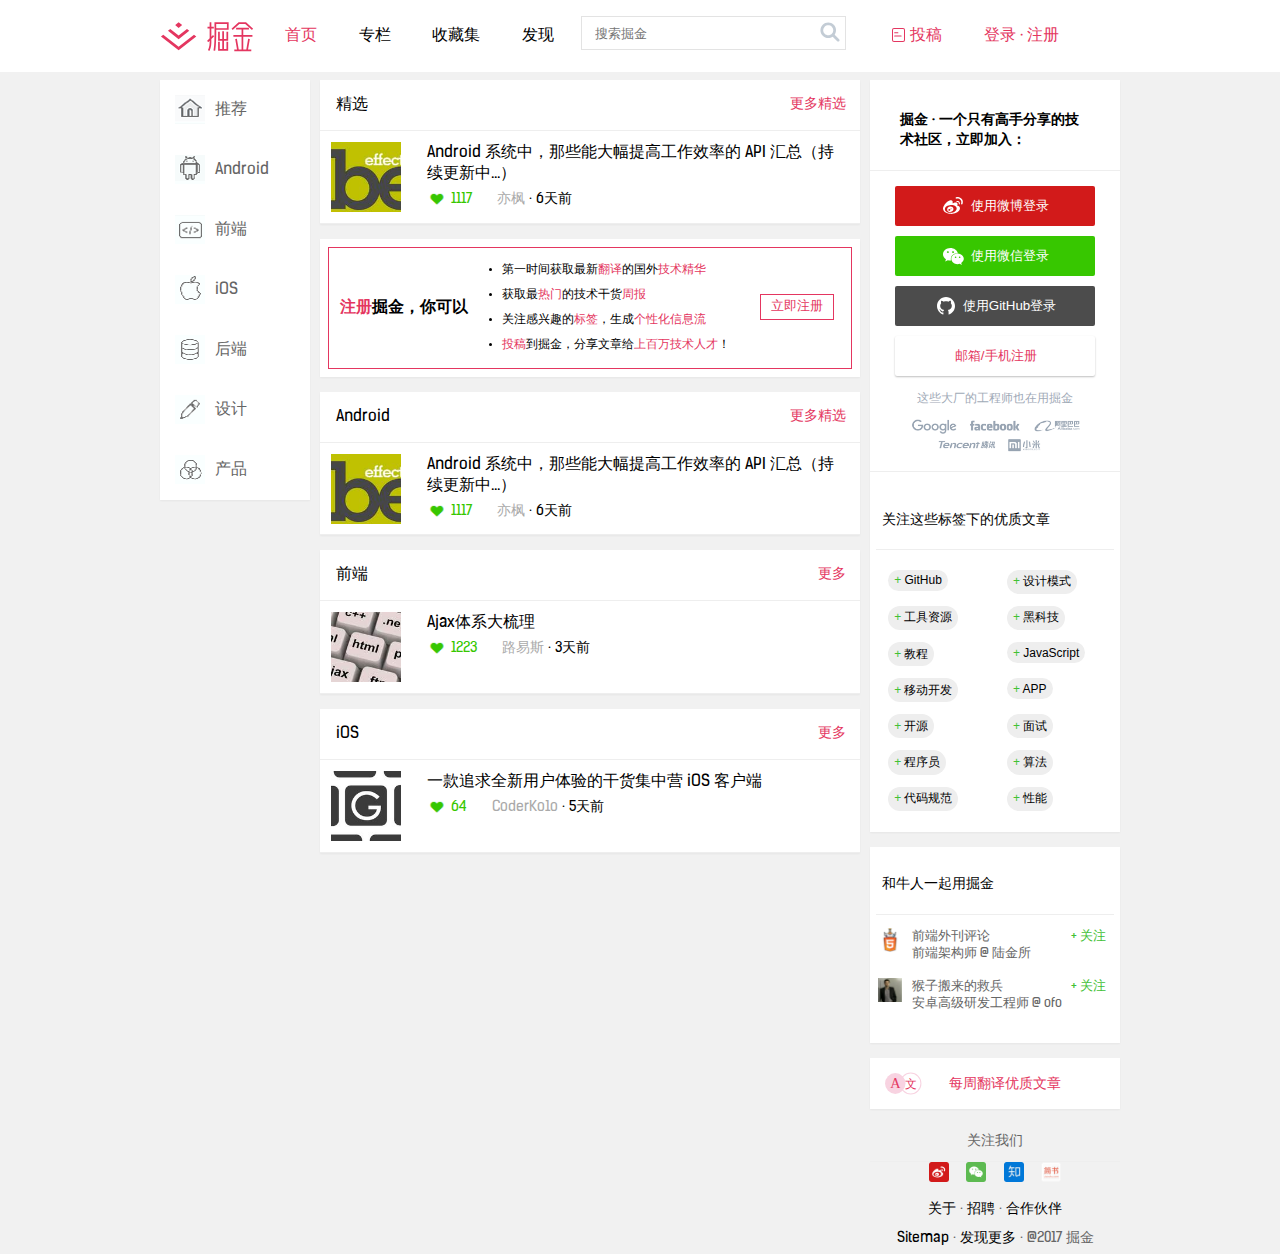
<file: coolbox/Common/projects/JueJin/index.html>
<!DOCTYPE html>
<html>
<head>
	<!-- 字符集 -->
    <meta charset="UTF-8" />
	
    <!-- 页面尺寸适应移动端 -->   
    <meta name="viewport" content="width=device-width, initial-scale=1.0" />

	<!-- 提醒IE使用最新的引擎渲染，chrome浏览器激活框架(frame)的使用 -->
    <meta http-equiv="X-UA-Compatible" content="IE=edge,chrome=1" />

    <!-- 页面描述及关键词，便于搜索 -->    
    <meta name="keywords" content="稀土掘金,掘金,移动开发,Android开发,iOS开发,前端开发,后端开发,产品设计,资源下载,React.js,vue.js,node.js,编程,程序员,开发者,设计师,产品经理,Hacker News,ECMAScript,开源,Github">
    <meta name="description" content="掘金是中国质量最高的技术分享社区，邀请稀土用户作为 Co-Editor 来分享优质的技术干货，从前端到后端开发，从设计到产品，让每一个掘金用户都能挖掘到有价值的干货。"> 
    
    <title>掘金_复制版</title>
	
	<!-- 标题栏图标，图标必须是ico格式，在移动端不会显示图标 -->
    <link rel="icon" href="./images/juejin.ico" type="image/x-ico" />
    <link rel="stylesheet" href="./css/style.css" type="text/css" />
</head>
<body>

    <header>
        <div class="container">
            <img class="logo" src="./images/logo.svg" alt="logo" />
            <ul class="header-options">
                <div class="nav-base">
					<li class="active"><a href="#home">首页</a><img src="./images/down-icon.png" /></li>
					<li><a href="#column">专栏</a></li>
					<li><a href="#collection">收藏集</a></li>
					<li><a href="#discovery">发现</a></li>
				</div>
				
				<li class="header-search">
					<form class="search-form">
						<input class="search-content" type="text" placeholder="搜索掘金" />
						<img class="search-icon" src="./images/juejin-search-icon.svg" alt="搜索" />
					</form>
				</li>
                
				<li><a class="add-color" href="#contribute"><img class="nav-icon" src="./images/submit-icon.svg" />投稿</a></li>
                
				<li class="logIn-register"><a class="add-color" href="#login&register">登录 · 注册</a></li>
			</ul>
        </div>
    </header>
	
	<main class="container">
		<ul class="aside-nav">
			<!-- 调整背景图片显示位置 -->
			<li><div class="nav-images" style="background-position: 0 0"></div>推荐</li>
			<li><div class="nav-images" style="background-position: 0 -29px"></div>Android</li>
			<li><div class="nav-images" style="background-position: 0 -54px"></div>前端</li>
			<li><div class="nav-images" style="background-position: 0 -82px"></div>iOS</li>
			<li><div class="nav-images" style="background-position: 0 -110px"></div>后端</li>
			<li><div class="nav-images" style="background-position: 0 -137px"></div>设计</li>
			<li><div class="nav-images" style="background-position: 0 -164px"></div>产品</li>
		</ul>
		
		<ul class="main">
			
			<li class="content-part">
				<div class="content-header">
					<span class="content-header-title">精选</span>
					<a class="content-header-more add-color" href="#more">更多精选</a>
				</div>
				<ul class="content-list">
					<li>
						<img class="content-list-img" src="./images/5cd866de920140f8f807.jpg">
						<a href="?id=5cd866de920140f8f807">Android 系统中，那些能大幅提高工作效率的 API 汇总（持续更新中...）</a>
						<div class="content-list-tag">
							<img src="./images/heart.png" />
							<span class="num">1117</span>
							<span class="author">亦枫</span> · 
							<span class="time">6天前</span>
						</div>
					</li>
				</ul>
			</li>
			
			<li class="content-part ad">
				<div class="ad-box">
					<span class="ad-title"><span class="add-color">注册</span>掘金，你可以</span>
					<ul class="ad-content">
						<li>第一时间获取最新<span class="add-color">翻译</span>的国外<span class="add-color">技术精华</span></li>
						<li>获取最<span class="add-color">热门</span>的技术干货<span class="add-color">周报</span></li>
						<li>关注感兴趣的<span class="add-color">标签</span>，生成<span class="add-color">个性化信息流</span></li>
						<li><span class="add-color">投稿</span>到掘金，分享文章给<span class="add-color">上百万技术人才</span>！</li>
					</ul>
					<button class="register-btn">立即注册</button>
				</div>
			</li>

			<li class="content-part">
				<div class="content-header">
					<span class="content-header-title">Android</span>
					<a class="content-header-more add-color" href="#more">更多精选</a>
				</div>
				<ul class="content-list">
					<li>
						<img class="content-list-img" src="./images/5cd866de920140f8f807.jpg">
						<a href="?id=5cd866de920140f8f807">Android 系统中，那些能大幅提高工作效率的 API 汇总（持续更新中...）</a>
						<div class="content-list-tag">
							<img src="./images/heart.png" />
							<span class="num">1117</span>
							<span class="author">亦枫</span> · 
							<span class="time">6天前</span>
						</div>
					</li>
				</ul>
			</li>

			<li class="content-part">
				<div class="content-header">
					<span class="content-header-title">前端</span>
					<a class="content-header-more add-color" href="#more">更多</a>
				</div>
				<ul class="content-list">
					<li>
						<img class="content-list-img" src="./images/892d33e07a34f7d7cf93.jpg">
						<a href="?id=892d33e07a34f7d7cf93">Ajax体系大梳理</a>
						<div class="content-list-tag">
							<img src="./images/heart.png" />
							<span class="num">1223</span>
							<span class="author">路易斯</span> · 
							<span class="time">3天前</span>
						</div>
					</li>
				</ul>
			</li>

			<li class="content-part">
				<div class="content-header">
					<span class="content-header-title">iOS</span>
					<a class="content-header-more add-color" href="#more">更多</a>
				</div>
				<ul class="content-list">
					<li>
						<img class="content-list-img" src="./images/7468807034420e93f869.jpg">
						<a href="?id=7468807034420e93f869">一款追求全新用户体验的干货集中营 iOS 客户端</a>
						<div class="content-list-tag">
							<img src="./images/heart.png" />
							<span class="num">64</span>
							<span class="author">CoderKo1o</span> · 
							<span class="time">5天前</span>
						</div>
					</li>
				</ul>
			</li>

		</ul>
		
		<ul class="aside-other">
			<li class="content-part">
				<div class="aside-other-title">掘金 · 一个只有高手分享的技术社区，立即加入：</div>
				
				<form class="logIn-list">
					<button style="background-color: #D21A1A;">
						<img src="./images/weibo.svg" />
						<span>使用微博登录</span>
					</button>
					<button style="background-color: #37C700;">
						<img src="./images/wechat.svg" />
						<span>使用微信登录</span>
					</button>
					<button style="background-color: #4C4C4C;">
						<img src="./images/github.svg" />
						<span>使用GitHub登录</span>
					</button>
					<button style="color: #e43660; background-color: white; box-shadow: 0 1px 2px 0 rgba(0,0,0,0.25);">
						<span>邮箱/手机注册</span>
					</button>
					<figure>
						<span>这些大厂的工程师也在用掘金</span><br/>
						<img src="./images/user-company.png" />
					</figure>
				</form>
				
				<ul class="articles-list">
					<div class="list-title">关注这些标签下的优质文章</div>
					<li>
						<button class="tag-btn">
							<span><span class="expend"> + </span>GitHub</span>
						</button>
					</li>
					<li>
						<button class="tag-btn">
							<span><span class="expend"> + </span>设计模式</span>
						</button>
					</li>
					<li>
						<button class="tag-btn">
							<span><span class="expend"> + </span>工具资源</span>
						</button>
					</li>
					<li>
						<button class="tag-btn">
							<span><span class="expend"> + </span>黑科技</span>
						</button>
					</li>
					<li>
						<button class="tag-btn">
							<span><span class="expend"> + </span>教程</span>
						</button>
					</li>
					<li>
						<button class="tag-btn">
							<span><span class="expend"> + </span>JavaScript</span>
						</button>
					</li>
					<li>
						<button class="tag-btn">
							<span><span class="expend"> + </span>移动开发</span>
						</button>
					</li>
					<li>
						<button class="tag-btn">
							<span><span class="expend"> + </span>APP</span>
						</button>
					</li>
					<li>
						<button class="tag-btn">
							<span><span class="expend"> + </span>开源</span>
						</button>
					</li>
					<li>
						<button class="tag-btn">
							<span><span class="expend"> + </span>面试</span>
						</button>
					</li>
					<li>
						<button class="tag-btn">
							<span><span class="expend"> + </span>程序员</span>
						</button>
					</li>
					<li>
						<button class="tag-btn">
							<span><span class="expend"> + </span>算法</span>
						</button>
					</li>
					<li>
						<button class="tag-btn">
							<span><span class="expend"> + </span>代码规范</span>
						</button>
					</li>
					<li>
						<button class="tag-btn">
							<span><span class="expend"> + </span>性能</span>
						</button>
					</li>
				</ul>
			</li>
			
			<li class="content-part">
				<ul class="user-list">
					<div class="list-title">和牛人一起用掘金</div>
					<li>
						<img src="./images/95d0aa9a8028f4407eed.png" />
						<div class="user-info">
							<p>前端外刊评论</p>
							<p>前端架构师 @ 陆金所</p>
						</div>
						<span class="expend"> + 关注</span>
					</li>
					<li>
						<img src="./images/61de332e1a3fc6308f4f.jpg" />
						<div class="user-info">
							<p>猴子搬来的救兵</p>
							<p>安卓高级研发工程师 @ ofo</p>
						</div>
						<span class="expend"> + 关注</span>
					</li>
				</ul>
			</li>
		
			<li class="content-part">
				<a href="#translate">
					<div class="translate">
						<img src="./images/miner.svg" />
						<span style="margin-left: 1.5em; font-size: 0.85em; color: #e43660;">每周翻译优质文章</span>
					</div>
				</a>
			</li>
		
			<li class="content-part footer">
				<div class="list-title">关注我们</div>
				<ul class="contract-list">
					<li><a href="#weibo"><img src="./images/weibo.png"></a></li>
					<li><a href="#wechat"><img src="./images/wechat.png"></a></li>
					<li><a href="#zhuanlan"><img src="./images/zhuanlan.png"></a></li>
					<li><a href="jianshu"><img src="./images/jianshu.png"></a></li>
				</ul>
				<div class="footer-other">
					<a href="#">关于</a> · <a href="#">招聘</a> · <a href="#">合作伙伴</a><br />
					<a href="#">Sitemap</a> · <a href="#">发现更多</a> · @2017 掘金
				</div>
			</li>
		</ul>
	</main>
	
</body>
</html>
</file>
<file: coolbox/Common/projects/JueJin/css/style.css>
/* 自定义样式表 */
@import url("reset.css"); /* 样式表导入 */

/* 其他 */
body{
	background-color: #f1f1f1;
}
.container{
	max-width: 960px;
	margin: 0 auto; /* 相对父元素水平居中，前提设置宽高度 */
}
.add-color{
	color: #e43660;
}
.nav-icon{
	height: 100%;
	vertical-align: middle; /* 主要针对图片相对父元素垂直对齐 */
}

/* 头部导航 */
header{
	width: 100%;
	height: 4.5em;
	background-color: white;
	position: fixed; /* position设为fixed表示元素相对于可视区域定位 */
	top: 0;
	z-index: 10; /* 优先级设为10(可以是大于0的数值)，使header浮动于最上层 */
}
header .container{
	height: 2.5em;
	padding: 1em 2.5%;
	line-height: 2.5em; /* line-height设置height一样的数值可以使文本垂直对齐 */
}
.logo{
	height: 100%;
	width: 10%;
	float: left;
}
.header-options{
	height: 100%;
	width: 87%;
	float: right;
}
.nav-base li img{
	display: none;
}
.header-options li{
	margin-right: 5%;
	float: left;
}
.header-options li:last-child{
	margin: 0;
}
.header-options li.active a{
	color: #e43660;
}
.header-search{
	width: 35%;
}
.search-form{
	height: 2em;
	width: 90%;
	float: right;
	border: 0.1em solid rgba(200, 200, 200, 0.5); /* rgba在rgb基础上添加透明度的设置 */
	line-height: 2em;
}
.search-content{
	width: 70%;
	height: 100%;
	border: 0;
	display: block; /* 转换为块元素 */
	padding-left: 5%;
	color: rgba(0, 0, 0, 0.75);
	float: left;
}
.search-icon{
	width: 30px;
	height: 30px;
	float: right;
}

main.container{
	height: 100%;
	margin-top: 5em;
	position: relative;
}
.aside-nav,
.content-part{
	box-shadow: 0 1px 2px 0 rgba(0,0,0,.05); /* 阴影 */
}

/* 导航(左侧) */
.aside-nav{
	width: 150px;
	position: fixed;
}
.aside-nav li{
	width: 80%;
	height: 30px;
	line-height: 30px;
	padding: 15px 10%;
	color: #666;
	background-color: white;
	cursor: pointer;
}
.aside-nav li:hover{
	color: #e43660;
}
.nav-images{
	width: 30px;
	height: 29px;
	margin-right: 10px;
	background: url("../images/nav_icons.png") no-repeat #666;
	float: left;
}
.aside-nav li:hover .nav-images{
	background-color: #e43660;
}

/* 中心栏主要内容 */
.main{
	width: 540px;
	margin-left: 160px;
	margin-right: 10px;
	float: left;
}
.content-part{
	width: 100%;
	margin-bottom: 15px;
	background-color: white;
}
.content-header{
	width: 100%;
	height: 50px;
	line-height: 50px;
	border-bottom: 1px solid #eee;
}
.content-header-title{
	font-size: 1em;
	margin-left: 1em;
	float: left;
}
.content-header-more{
	font-size: 0.9em;
	margin-right: 1em;
	float: right;
}
.content-list{
	width: 100%;
}
.content-list li{
	height: 70px;
	padding: 2%;
	border-bottom: 1px solid #eee;
}
.content-list-img{
	height: 100%;
	float: left;
	margin-right: 5%;
}
.content-list-tag{
	margin-top: 5px;
	font-size: 0.9em;
}
.content-list-tag img{
	width: 20px;
	height: 20px;
	vertical-align: middle;
}
.content-list-tag .num{
	color: #37C700;	
}
.content-list-tag .author{
	margin-left: 1.5em;
	color: #aaa;
}

/* 推广A */
.ad{
	width: 97%;
	padding: 1.5%;
	position: relative; /* position设为relative表示元素相对于文档流中元素原位置定位 */
}
.ad-box{
	height: 120px;
	line-height: 120px;
	border: 1px solid #e43660;
}
.ad-title{
	font-weight: bold;
	float: left;
	margin: 0 2%;
}
.ad-content{
	height: 100px;
	float: left;
	list-style: initial;
	padding: 10px 1.5em;
}
.ad-content li{
	height: 25px;
	line-height: 25px;
	font-size: 0.75em;
}
.register-btn{
	padding: 0.3em 0.8em;
	background-color: white;
	border: 1px solid #e43660;
	color: #e43660;
	font-size: 0.8em;
	cursor: pointer; /* 鼠标样式设置为手指光标 */
	position: absolute; /* position设为absolute表示元素相对上一个设置position不为static的元素定位， 这里相对的是.ad元素 */
	top: 55px;
	right: 2em;
}

/* 推广B(右侧) */
.aside-other{
	width: 250px;
	color: #666;
	float: right;
}
.aside-other li{
	background-color: white;
}
.aside-other-title{
	padding: 30px 30px 20px 30px; /* 上 右 下 左 */
	font-weight: bold;
	font-size: 0.9em;
	border-bottom: 1px solid #eee;
	color: #000;
}

.logIn-list{
	padding: 10px 0;
	text-align: center;
}
.logIn-list button{
	height: 40px;
	width: 80%;
	margin: 5px auto;
	line-height: 40px;
	/* background-color: #e43660; */
	border-radius: 2px;
	border: 0;
	color: white;
}
.logIn-list button img{
	vertical-align: middle;
}
.logIn-list button span{
	margin-left: 0.1em;
}
.logIn-list figure{
	width: 100%;
	text-align: center;
	margin-top: 0.5em;
	border-bottom: 1px solid #eee;
}
.logIn-list figure span{
	font-size: 0.75em;
	color: #9FAAB7;
}
.logIn-list figure img{
	width: 70%;
	max-width: 200px;
	margin: 0.5em 0;
}

.articles-list,
.user-list{
	width: 95%;
	padding: 10px 2.5% 15px 2.5%;
	display: flex; /* flex盒布局 */
	flex-wrap: wrap; /* 盒布局默认水平自动填充元素 */
}
.articles-list li{
	width: 45%;
	float: left;
	padding-left: 5%;
}
.list-title{
	width: 95%;
	height: 50px;
	padding: 0.25em 2.5%;
	margin-bottom: 1em;
	line-height: 50px;
	font-size: 0.85em;
	border-bottom: 1px solid #eee;
	text-align: left;
	color: #000;
}
.tag-btn{
	border: 0;
	background-color: #eee;
	padding: 0.3em 0.5em;
	margin: 0.5em 0;
	border-radius: 2em 2em;
	font-size: 0.75em;
}
.tag-btn:hover{
	background-color: #41c134;
	color: white;
}
.expend{
	color: #41c134;
}
.tag-btn:hover .expend{
	color: white;
}

.user-list li{
	width: 100%;
	height: 50px;
	font-size: 0.8em;
	padding: 0 0.1em;
}
.user-list li img{
	width: 24px;
	height: 24px;
	margin-right: 10px;
	float: left;
}
.user-info{
	float: left;
}
.user-list .expend{
	float: right;
	margin-right: 0.5em;
	z-index: 5;
}

.translate{
	width: 90%;
	padding: 0.8em 5%;
}
.translate img{
	height: 25px;
	vertical-align: middle;
}

.content-part.footer{
	height: 100px;
	background-color: #f1f1f1;
	color: #666;
	box-shadow: 0 0;
}
.content-part.footer .list-title{
	height: 30px;
	line-height: 30px;
	text-align: center;
	margin-bottom: 0;
	color: #666;
}
.contract-list{
	width: 60%;
	height: 20px;
	margin: 0 auto;
}
.contract-list li{
	width: 25%;
	height: 100%;
	text-align: center;
	float: left;
	background-color: transparent;
}
.contract-list li img{
	height: 100%; 
}
.footer-other{
	text-align: center;
	padding-top: 1em;
	font-size: 0.9em;
	line-height: 2em;
}


/* 媒体查询 */
@media(max-width: 960px) and (min-width: 600px) { /* 屏幕宽度小于960px时修改的样式 */
	.container{
		font-size: 0.9em;
	}

	.header-options{
		width: 80%;
		text-align: right;
	}
	.header-options li{
		margin-right: 2%;
	}
	.header-search{
		width: 30%;
	}
	
	main.container{
		border-top: 5px solid #eee;
	}
	.aside-nav{
		width: 20%;
	}
	.main{
		width: 50%;
		position: absolute;
		z-index: 5;
		border-right: 5px solid #eee;
		border-left: 5px solid #eee;
		margin-left: 20%;
		margin-right: 0;
	}
	.aside-other{
		width: 29%;
	}
	
	.content-list li{
		height: 80px;
		font-size: 0.9em;
	}
	
	.ad-box{
		line-height: 0;
	}
	.ad-title{
		height: 20px;
		line-height: 20px;
		margin: 8px 2%;
	}
	.ad-content{
		height: auto;
		padding: 0 1.5em;
	}
	.ad-content li{
		height: auto;
		line-height: initial;
		margin-bottom: 5px;
	}
	
	.content-part.footer{
		font-size: 0.9em;
	}
}

@media(max-width: 600px) { /* 屏幕宽度小于600px时修改的样式 */
	.container{
		font-size: 1.1em;
	}

	header{
		height: 60px;
	}
	header .container{
		padding-top: 0;
		padding-bottom: 0;
		height: 100%;
	}
	.logo{
		width: 29%;
	}
	.header-options{
		width: 70%;
	}
	.header-options li{
		height: 60px;
		line-height: 60px;
		display: none;
		font-size: 0.9em;
	}
	.nav-base{
		width: 100px;
		text-align: left;
		background-color: white;
	}
	.nav-base li{
		width: 75%;
		padding-left: 25%;
	}
	.nav-base li:first-child{
		display: block;
	}
	.nav-base li img{
		vertical-align: middle;
		margin-left: 5px;
		display: inline;
	}
	.header-options li.logIn-register{
		display: block;
		float: right;
	}
	
	main.container{
		border: 0;
		position: absolute;
		border: 0;
		top: -30px;
	}
	
	.aside-nav{
		display: none;
	}
	.aside-other,.main{
		width: 90%;
		height: 1200px;
		margin: 15px auto;
		float: initial;
	}
	.aside-other{
	 position: absolute;
	 top: 10px;
	 left: 5%;
	}
	.main{
		height: auto;
		position: static;
		margin: 1300px 5% 10px 5%;
	}

	.content-list-img{
	 display: none;
	}
	.ad{
	 display: none;
	}
	.content-part{
	 font-size: 0.9em;
	}
	.content-list li{
	 padding: 1em;
	}
}
</file>
